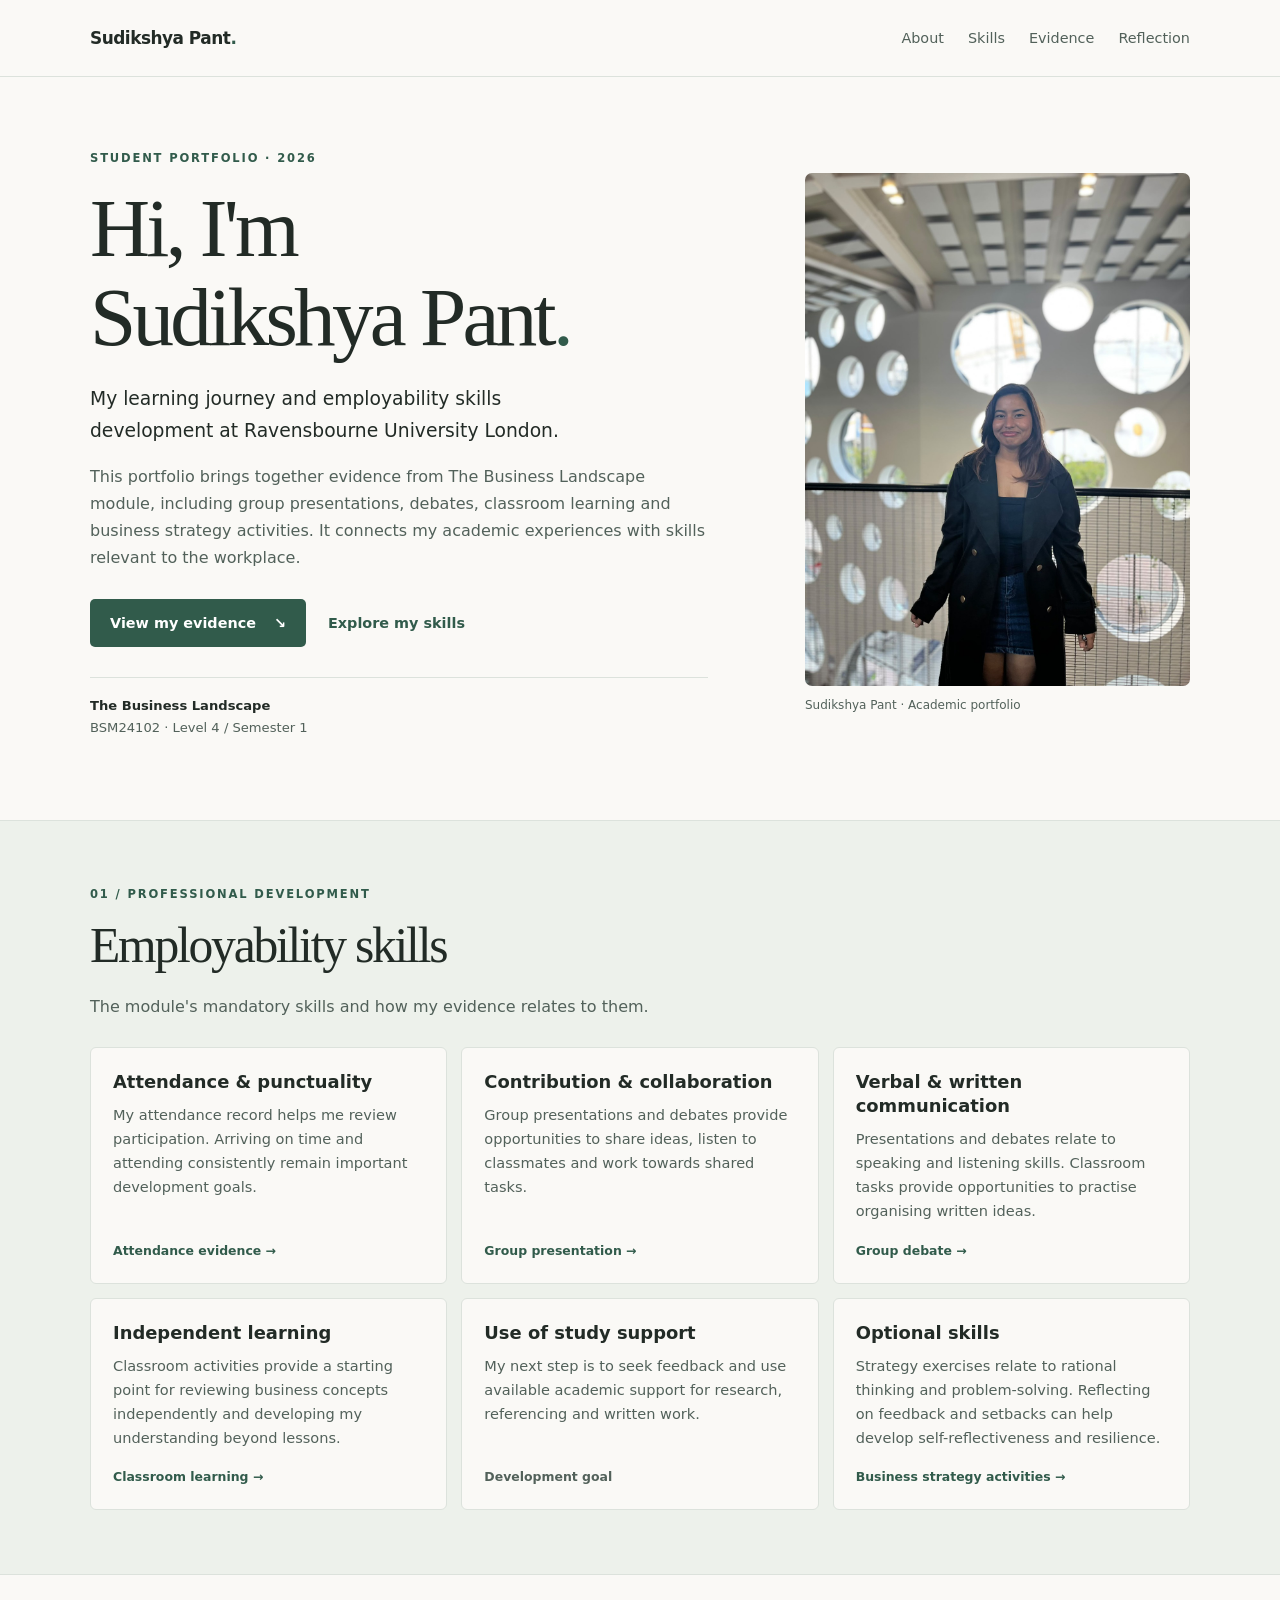
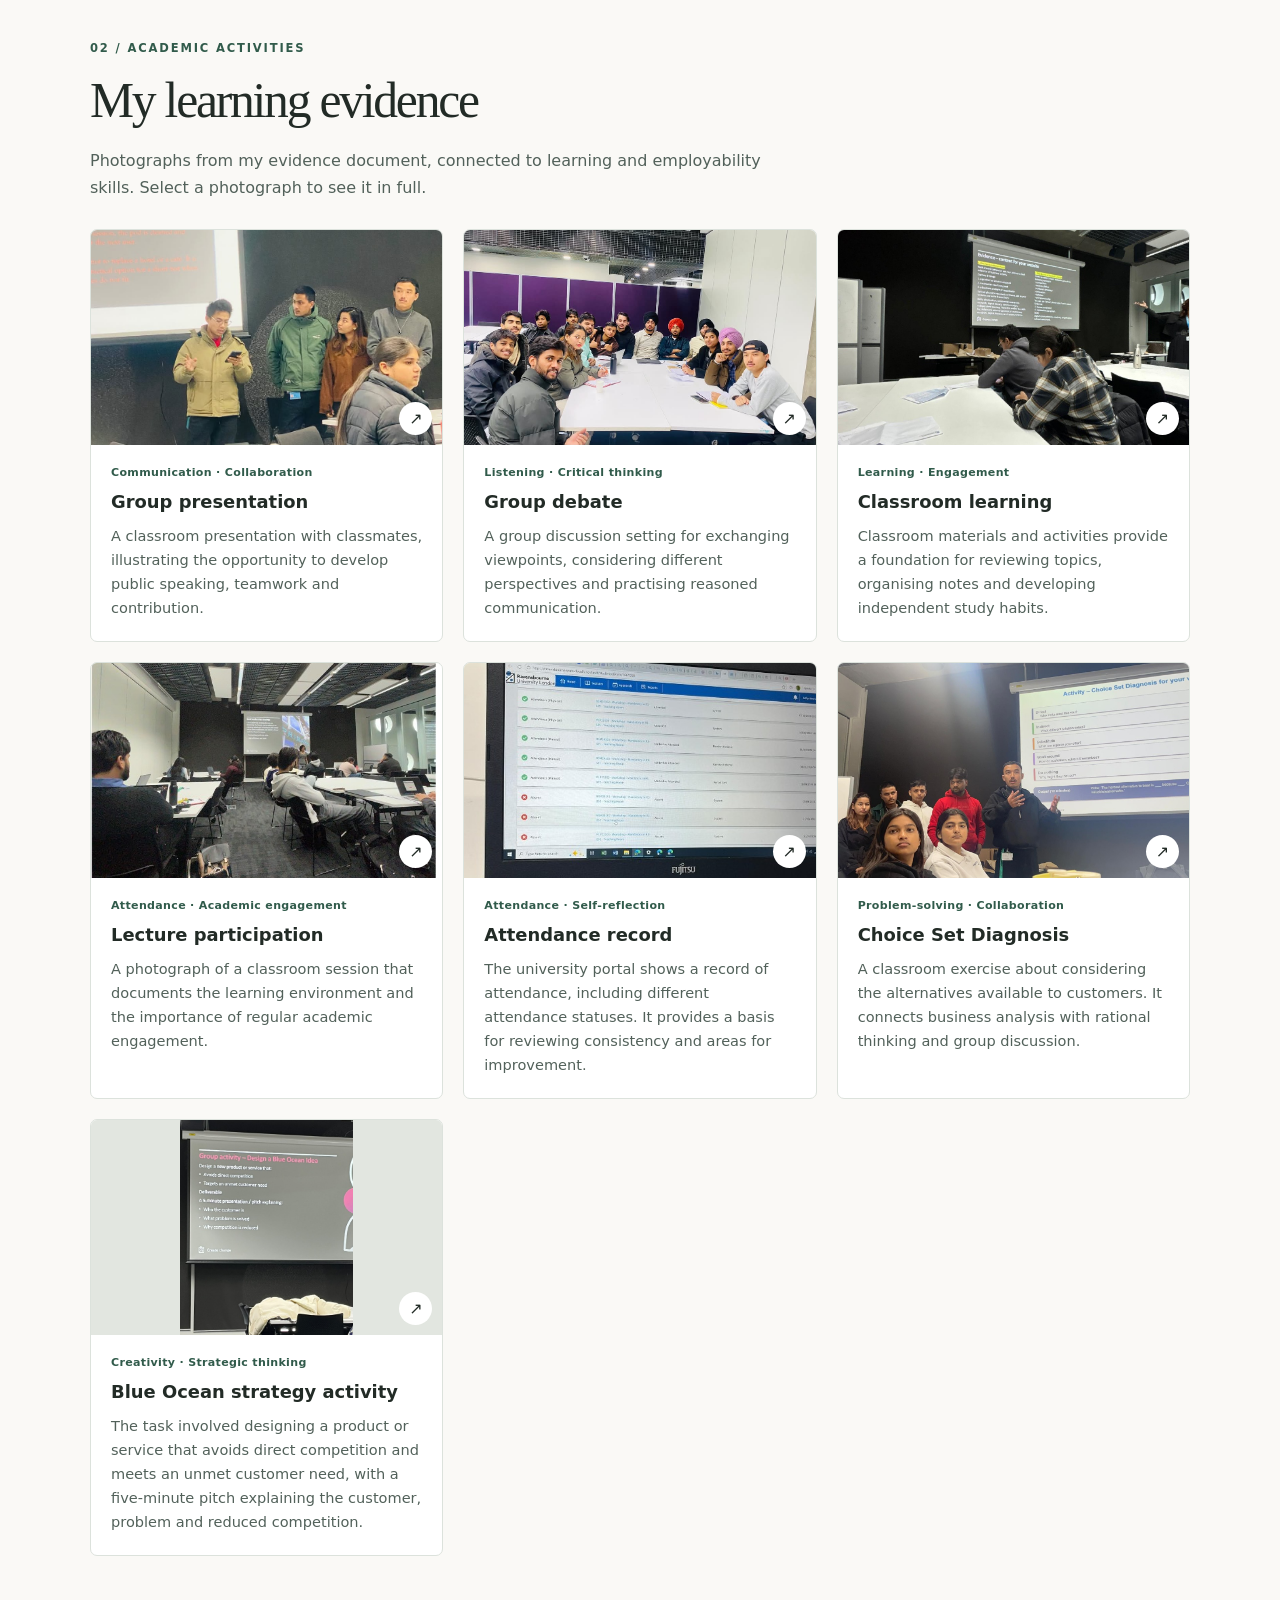
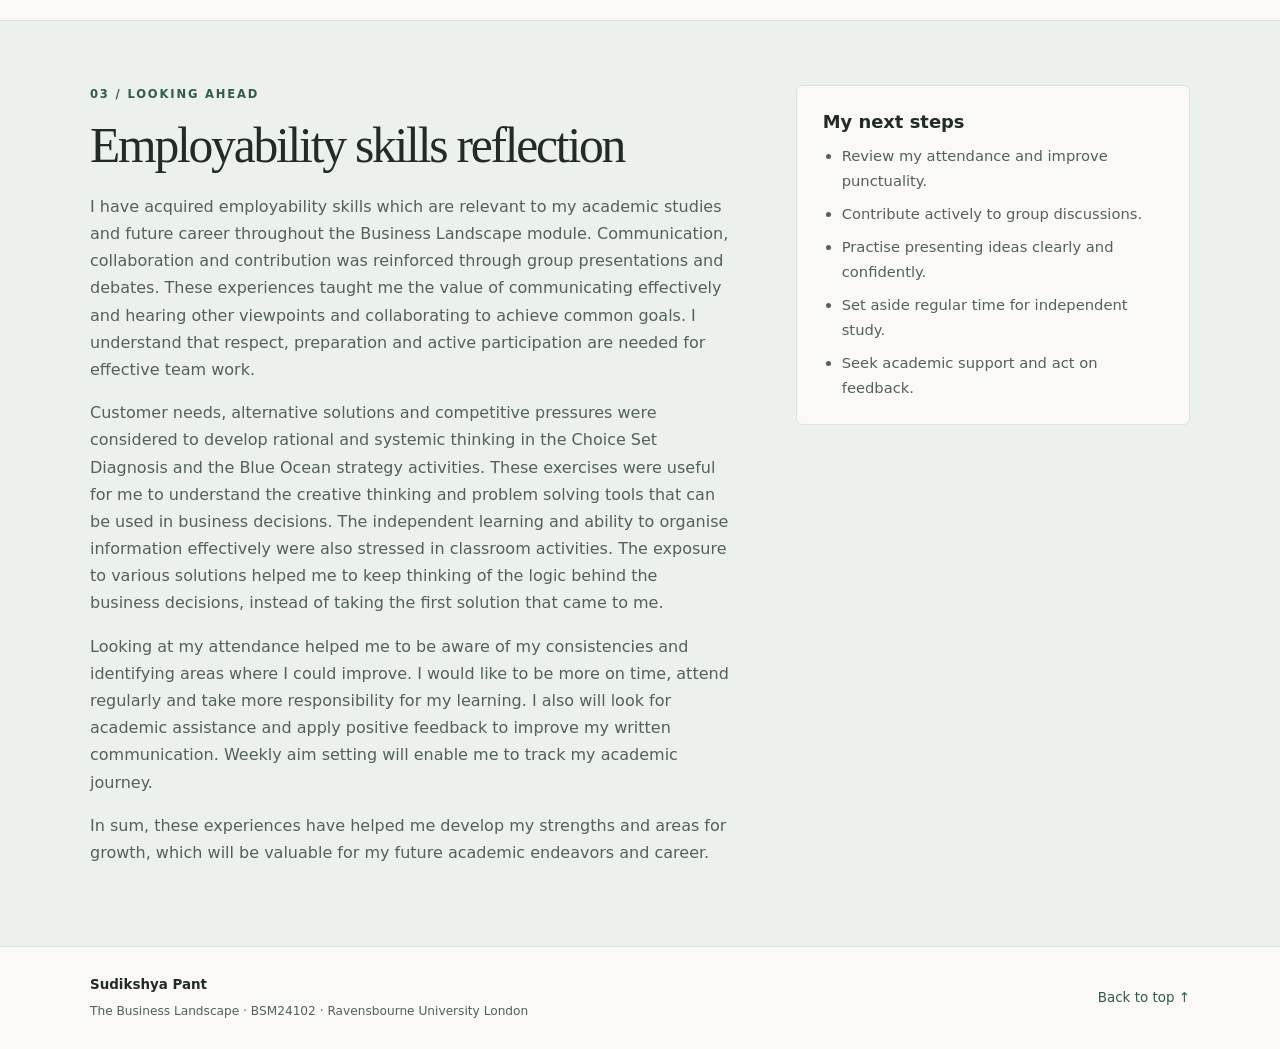
<file: index.html>
<!DOCTYPE html>
<html lang="en">
<head>
  <meta charset="UTF-8">
  <meta name="viewport" content="width=device-width, initial-scale=1">
  <meta name="description" content="Sudikshya Pant's employability skills portfolio for The Business Landscape module.">
  <title>Sudikshya Pant | Student Portfolio</title>
  <link rel="stylesheet" href="style.css">
  <script src="script.js" defer></script>
</head>
<body>
  <a class="skip" href="#main">Skip to content</a>
  <header class="site-header" id="top">
    <nav class="container nav" aria-label="Main navigation">
      <a class="brand" href="#top">Sudikshya Pant<span>.</span></a>
      <div class="nav-links">
        <a href="#about">About</a><a href="#skills">Skills</a><a href="#evidence">Evidence</a><a href="#reflection">Reflection</a>
      </div>
    </nav>
  </header>
  <main id="main">
    <section id="about" class="container hero" aria-labelledby="hero-title">
      <div class="hero-copy">
        <p class="eyebrow">Student portfolio · 2026</p>
        <h1 id="hero-title">Hi, I'm<br>Sudikshya Pant<span>.</span></h1>
        <p class="intro">My learning journey and employability skills development at Ravensbourne University London.</p>
        <p>This portfolio brings together evidence from The Business Landscape module, including group presentations, debates, classroom learning and business strategy activities. It connects my academic experiences with skills relevant to the workplace.</p>
        <div class="hero-actions"><a class="button" href="#evidence">View my evidence <span aria-hidden="true">↘</span></a><a class="text-link" href="#skills">Explore my skills</a></div>
        <div class="module"><span>The Business Landscape</span><span>BSM24102 · Level 4 / Semester 1</span></div>
      </div>
      <figure class="portrait"><img src="portrait.jpg" alt="Portrait supplied for Sudikshya Pant's portfolio" width="1200" height="1600"><figcaption>Sudikshya Pant · Academic portfolio</figcaption></figure>
    </section>
    <section id="skills" class="section tinted" aria-labelledby="skills-title">
      <div class="container">
        <p class="eyebrow">01 / Professional development</p>
        <h2 id="skills-title">Employability skills</h2>
        <p class="section-intro">The module's mandatory skills and how my evidence relates to them.</p>
        <div class="skills-grid">
          <article class="skill"><h3>Attendance &amp; punctuality</h3><p>My attendance record helps me review participation. Arriving on time and attending consistently remain important development goals.</p><a href="#attendance">Attendance evidence →</a></article>
          <article class="skill"><h3>Contribution &amp; collaboration</h3><p>Group presentations and debates provide opportunities to share ideas, listen to classmates and work towards shared tasks.</p><a href="#presentation">Group presentation →</a></article>
          <article class="skill"><h3>Verbal &amp; written communication</h3><p>Presentations and debates relate to speaking and listening skills. Classroom tasks provide opportunities to practise organising written ideas.</p><a href="#debate">Group debate →</a></article>
          <article class="skill"><h3>Independent learning</h3><p>Classroom activities provide a starting point for reviewing business concepts independently and developing my understanding beyond lessons.</p><a href="#classroom">Classroom learning →</a></article>
          <article class="skill"><h3>Use of study support</h3><p>My next step is to seek feedback and use available academic support for research, referencing and written work.</p><span class="small-label">Development goal</span></article>
          <article class="skill"><h3>Optional skills</h3><p>Strategy exercises relate to rational thinking and problem-solving. Reflecting on feedback and setbacks can help develop self-reflectiveness and resilience.</p><a href="#strategy">Business strategy activities →</a></article>
        </div>
      </div>
    </section>
    <section id="evidence" class="section container" aria-labelledby="evidence-title">
      <p class="eyebrow">02 / Academic activities</p>
      <h2 id="evidence-title">My learning evidence</h2>
      <p class="section-intro">Photographs from my evidence document, connected to learning and employability skills. Select a photograph to see it in full.</p>
      <div class="evidence-grid">
        <article class="evidence-card" id="presentation">
          <a class="photo" href="group-presentation.jpg"><img src="group-presentation.jpg" alt="Classmates presenting beside a projected slide" loading="lazy"><span class="view" aria-hidden="true">↗</span></a>
          <div class="card-copy"><p class="tag">Communication · Collaboration</p><h3>Group presentation</h3><p>A classroom presentation with classmates, illustrating the opportunity to develop public speaking, teamwork and contribution.</p></div>
        </article>
        <article class="evidence-card" id="debate">
          <a class="photo" href="group-debate.jpg"><img src="group-debate.jpg" alt="Classmates seated around a table for a group debate" loading="lazy"><span class="view" aria-hidden="true">↗</span></a>
          <div class="card-copy"><p class="tag">Listening · Critical thinking</p><h3>Group debate</h3><p>A group discussion setting for exchanging viewpoints, considering different perspectives and practising reasoned communication.</p></div>
        </article>
        <article class="evidence-card" id="classroom">
          <a class="photo" href="classroom-learning.jpg"><img src="classroom-learning.jpg" alt="Classroom activity with a projected slide and notes on a table" loading="lazy"><span class="view" aria-hidden="true">↗</span></a>
          <div class="card-copy"><p class="tag">Learning · Engagement</p><h3>Classroom learning</h3><p>Classroom materials and activities provide a foundation for reviewing topics, organising notes and developing independent study habits.</p></div>
        </article>
        <article class="evidence-card">
          <a class="photo" href="lecture.jpg"><img src="lecture.jpg" alt="Students seated in a university classroom during a lecture" loading="lazy"><span class="view" aria-hidden="true">↗</span></a>
          <div class="card-copy"><p class="tag">Attendance · Academic engagement</p><h3>Lecture participation</h3><p>A photograph of a classroom session that documents the learning environment and the importance of regular academic engagement.</p></div>
        </article>
        <article class="evidence-card" id="attendance">
          <a class="photo attendance-photo" href="attendance-record.jpg"><img src="attendance-record.jpg" alt="University attendance portal on a laptop showing a mixture of attendance indicators" loading="lazy"><span class="view" aria-hidden="true">↗</span></a>
          <div class="card-copy"><p class="tag">Attendance · Self-reflection</p><h3>Attendance record</h3><p>The university portal shows a record of attendance, including different attendance statuses. It provides a basis for reviewing consistency and areas for improvement.</p></div>
        </article>
        <article class="evidence-card" id="strategy">
          <a class="photo" href="choice-set-activity.jpg"><img src="choice-set-activity.jpg" alt="Group at the front of a classroom beside a Choice Set Diagnosis activity slide" loading="lazy"><span class="view" aria-hidden="true">↗</span></a>
          <div class="card-copy"><p class="tag">Problem-solving · Collaboration</p><h3>Choice Set Diagnosis</h3><p>A classroom exercise about considering the alternatives available to customers. It connects business analysis with rational thinking and group discussion.</p></div>
        </article>
        <article class="evidence-card">
          <a class="photo blue-photo" href="blue-ocean-activity.jpg"><img src="blue-ocean-activity.jpg" alt="Slide titled Group activity – Design a Blue Ocean Idea" loading="lazy"><span class="view" aria-hidden="true">↗</span></a>
          <div class="card-copy"><p class="tag">Creativity · Strategic thinking</p><h3>Blue Ocean strategy activity</h3><p>The task involved designing a product or service that avoids direct competition and meets an unmet customer need, with a five-minute pitch explaining the customer, problem and reduced competition.</p></div>
        </article>
      </div>
    </section>
    <section id="reflection" class="section tinted" aria-labelledby="reflection-title">
      <div class="container reflection-grid">
        <div><p class="eyebrow">03 / Looking ahead</p><h2 id="reflection-title">Employability skills reflection</h2><p>I have acquired employability skills which are relevant to my academic studies and future career throughout the Business Landscape module. Communication, collaboration and contribution was reinforced through group presentations and debates. These experiences taught me the value of communicating effectively and hearing other viewpoints and collaborating to achieve common goals. I understand that respect, preparation and active participation are needed for effective team work.</p><p>Customer needs, alternative solutions and competitive pressures were considered to develop rational and systemic thinking in the Choice Set Diagnosis and the Blue Ocean strategy activities. These exercises were useful for me to understand the creative thinking and problem solving tools that can be used in business decisions. The independent learning and ability to organise information effectively were also stressed in classroom activities. The exposure to various solutions helped me to keep thinking of the logic behind the business decisions, instead of taking the first solution that came to me.</p><p>Looking at my attendance helped me to be aware of my consistencies and identifying areas where I could improve. I would like to be more on time, attend regularly and take more responsibility for my learning. I also will look for academic assistance and apply positive feedback to improve my written communication. Weekly aim setting will enable me to track my academic journey.</p><p>In sum, these experiences have helped me develop my strengths and areas for growth, which will be valuable for my future academic endeavors and career.</p></div>
        <aside class="goals"><h3>My next steps</h3><ul><li>Review my attendance and improve punctuality.</li><li>Contribute actively to group discussions.</li><li>Practise presenting ideas clearly and confidently.</li><li>Set aside regular time for independent study.</li><li>Seek academic support and act on feedback.</li></ul></aside>
      </div>
    </section>
  </main>
  <footer class="container footer"><div><strong>Sudikshya Pant</strong><p>The Business Landscape · BSM24102 · Ravensbourne University London</p></div><a href="#top">Back to top ↑</a></footer>
  <dialog id="lightbox" aria-labelledby="lightbox-caption"><div class="dialog-inner"><button id="close-lightbox" type="button" aria-label="Close photograph">×</button><img id="lightbox-image" alt=""><p id="lightbox-caption"></p></div></dialog>
</body>
</html>
</file>
<file: style.css>
:root{--paper:#faf9f6;--white:#fff;--ink:#222b26;--muted:#52615a;--accent:#315b4b;--line:#dce2dc;--tint:#edf1eb;--serif:Georgia,'Times New Roman',serif;--sans:system-ui,-apple-system,BlinkMacSystemFont,'Segoe UI',sans-serif}
*{box-sizing:border-box}html{scroll-behavior:smooth;scroll-padding-top:20px}body{margin:0;background:var(--paper);color:var(--ink);font:16px/1.7 var(--sans)}img{display:block;max-width:100%}a{color:var(--accent);text-decoration:none}a:hover{text-decoration:underline}a:focus-visible,button:focus-visible{outline:3px solid #648d77;outline-offset:4px}.container{width:min(1100px,calc(100% - 64px));margin-inline:auto}.skip{position:absolute;left:12px;top:-100px;background:white;padding:10px;z-index:3}.skip:focus{top:12px}.site-header{border-bottom:1px solid var(--line)}.nav{min-height:76px;display:flex;align-items:center;justify-content:space-between;gap:20px}.brand{font-size:1.06rem;font-weight:700;letter-spacing:-.03em;color:var(--ink)}.brand span,h1 span{color:var(--accent)}.nav-links{display:flex;flex-wrap:wrap;gap:24px}.nav-links a{font-size:.9rem;color:var(--muted)}.hero{display:grid;grid-template-columns:1.2fr .8fr;gap:70px;align-items:center;padding-block:72px 80px}.eyebrow{font-size:.72rem;font-weight:700;text-transform:uppercase;letter-spacing:.16em;color:var(--accent);margin:0 0 15px}h1,h2{font-family:var(--serif);font-weight:400;letter-spacing:-.045em;line-height:1.08;margin:0 0 20px}h1{font-size:clamp(3rem,6.5vw,5.2rem)}h2{font-size:clamp(2.1rem,4vw,3.1rem)}h3{font-size:1.12rem;line-height:1.35;margin:0 0 9px}p{margin:0 0 16px}.intro{font-size:1.17rem;font-weight:500;color:var(--ink);max-width:520px}.hero-copy>p:not(.eyebrow):not(.intro),.section-intro,.reflection-grid p:not(.eyebrow){color:var(--muted)}.hero-actions{display:flex;gap:22px;align-items:center;flex-wrap:wrap;margin:27px 0 30px}.button{display:inline-flex;align-items:center;gap:18px;padding:12px 20px;background:var(--accent);color:white;border-radius:5px;font-weight:600;font-size:.9rem}.button:hover{background:#224737;text-decoration:none}.text-link{font-size:.9rem;font-weight:600}.module{border-top:1px solid var(--line);padding-top:17px;display:flex;flex-direction:column;font-size:.82rem;color:var(--muted)}.module span:first-child{font-weight:600;color:var(--ink)}.portrait{margin:0;max-width:385px;justify-self:end;width:100%}.portrait img{width:100%;height:auto;aspect-ratio:3/4;object-fit:cover;border-radius:7px}.portrait figcaption{font-size:.75rem;color:var(--muted);margin-top:9px}.section{padding-block:64px}.tinted{background:var(--tint);border-block:1px solid var(--line)}.section-intro{max-width:680px;margin-bottom:27px}.skills-grid{display:grid;grid-template-columns:repeat(3,minmax(0,1fr));gap:14px}.skill{background:var(--paper);border:1px solid var(--line);border-radius:6px;padding:22px;display:flex;flex-direction:column}.skill p,.card-copy p:not(.tag){font-size:.91rem;color:var(--muted);line-height:1.65}.skill a,.small-label{font-size:.78rem;font-weight:600;margin-top:auto}.small-label{color:var(--muted)}.evidence-grid{display:grid;grid-template-columns:repeat(3,minmax(0,1fr));gap:20px}.evidence-card{border:1px solid var(--line);border-radius:7px;overflow:hidden;background:var(--white)}.photo{display:block;position:relative;background:#e7eae5;overflow:hidden}.photo img{width:100%;height:215px;object-fit:cover;object-position:center;transition:transform .2s ease}.photo:hover img{transform:scale(1.025)}.photo:focus-visible{outline-offset:-4px}.photo[href*="group-presentation"] img{object-position:center 68%}.photo[href*="lecture"] img{object-position:center 60%}.attendance-photo img{object-position:center 32%}.blue-photo img{object-fit:contain;background:#e2e6e0}.view{position:absolute;right:10px;bottom:10px;border-radius:50%;width:33px;height:33px;display:grid;place-items:center;background:var(--white);color:var(--ink);font-size:1rem}.card-copy{padding:19px 20px 21px}.card-copy p:last-child{margin-bottom:0}.tag{font-size:.69rem;color:var(--accent);font-weight:650;letter-spacing:.03em;margin-bottom:8px}.reflection-grid{display:grid;grid-template-columns:1.3fr .8fr;gap:65px;align-items:start}.goals{padding:24px 26px;background:var(--paper);border:1px solid var(--line);border-radius:6px}.goals ul{margin:8px 0 0;padding-left:19px;color:var(--muted);font-size:.92rem}.goals li+li{margin-top:8px}.footer{display:flex;align-items:center;justify-content:space-between;gap:20px;padding-block:27px;font-size:.84rem}.footer p{margin:4px 0 0;color:var(--muted);font-size:.76rem}.footer>a{white-space:nowrap}dialog{width:min(860px,94vw);max-height:94vh;padding:0;border:0;border-radius:8px;background:#fff;color:var(--ink)}dialog::backdrop{background:rgba(17,24,20,.83)}.dialog-inner{position:relative;padding:18px;display:flex;flex-direction:column;align-items:center}.dialog-inner img{max-height:75vh;max-width:100%;object-fit:contain}.dialog-inner p{margin:9px 38px 0;text-align:center;font-size:.85rem}#close-lightbox{position:absolute;top:8px;right:8px;display:grid;place-items:center;background:white;color:var(--ink);border:1px solid var(--line);width:40px;height:40px;font:28px/1 var(--sans);border-radius:50%;cursor:pointer}
@media(max-width:850px){.hero{gap:35px;padding-block:48px 54px}.skills-grid,.evidence-grid{grid-template-columns:repeat(2,minmax(0,1fr))}.reflection-grid{gap:28px}.container{width:calc(100% - 44px)}}
@media(max-width:580px){.container{width:calc(100% - 36px)}.nav{align-items:flex-start;flex-direction:column;gap:8px;padding-block:15px}.nav-links{gap:18px}.nav-links a{font-size:.82rem}.hero{grid-template-columns:1fr;gap:28px;padding-block:40px}.portrait{justify-self:start;max-width:290px}.section{padding-block:43px}.skills-grid,.evidence-grid,.reflection-grid{grid-template-columns:1fr}.photo img{height:240px}.footer{align-items:flex-start;flex-direction:column;gap:12px}.hero-actions{gap:15px}.dialog-inner{padding:12px}}
@media(prefers-reduced-motion:reduce){html{scroll-behavior:auto}*,*::before,*::after{transition:none!important}}
</file>
